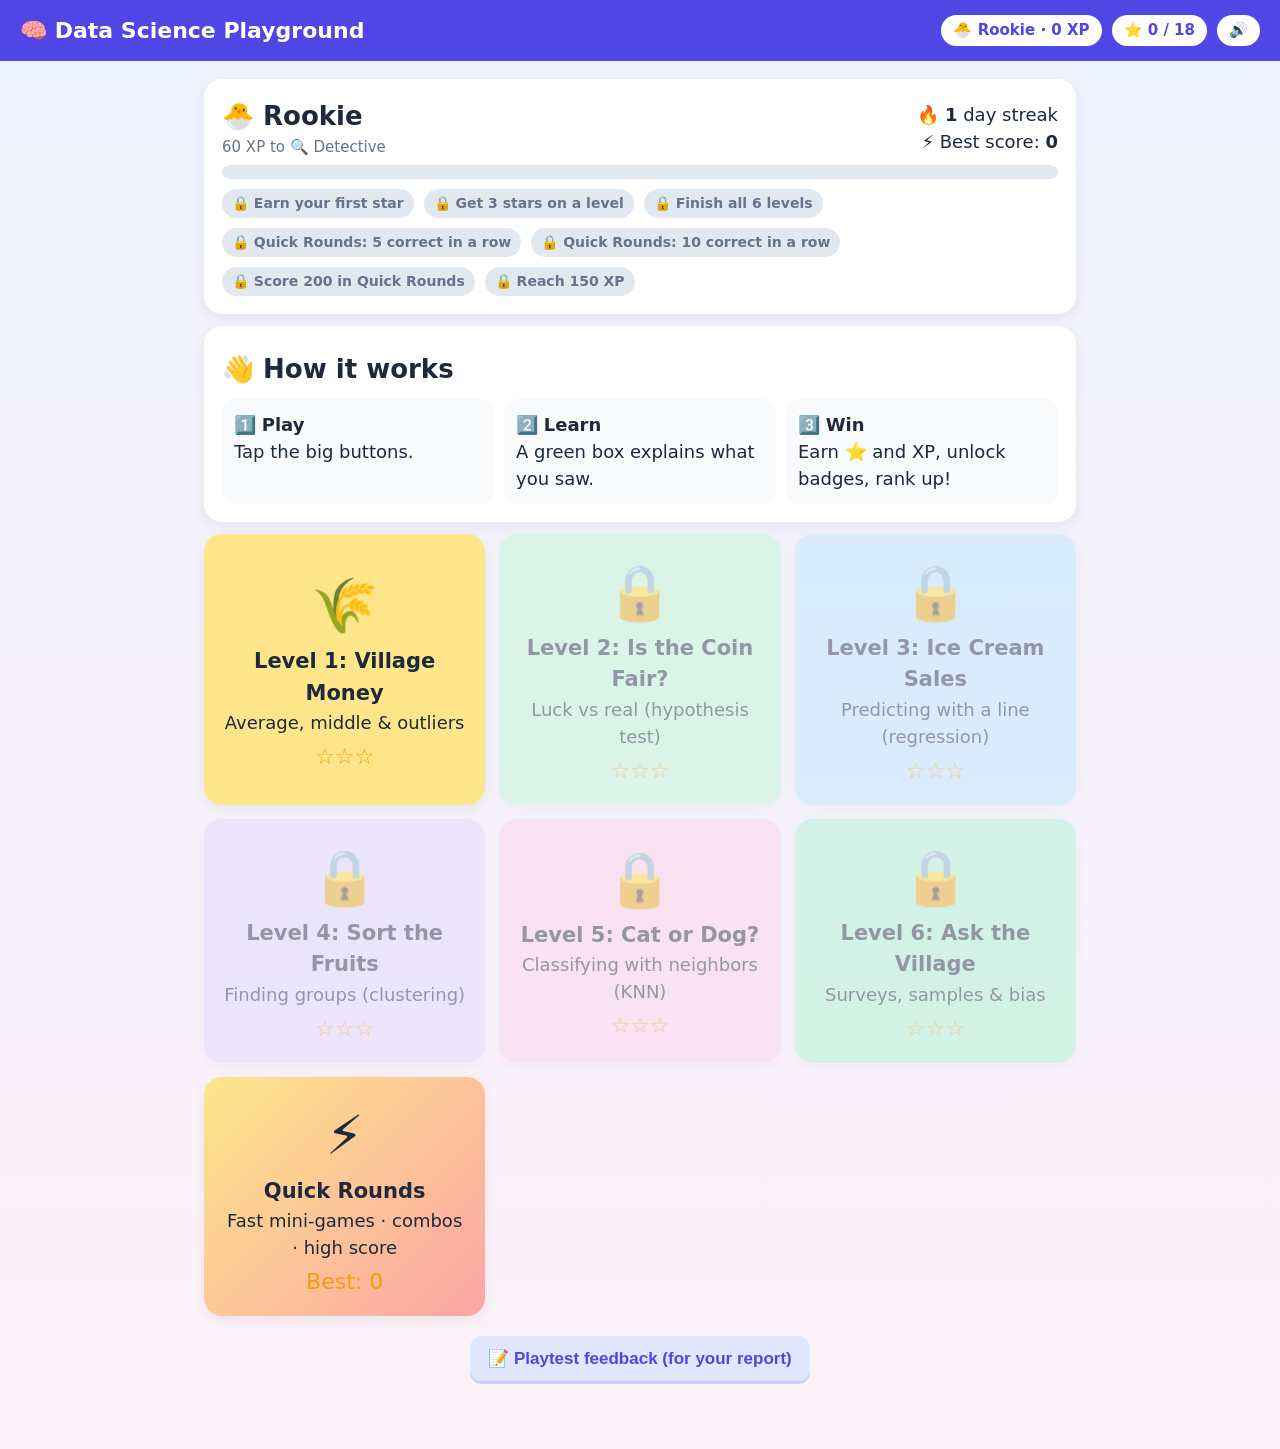
<file: data science_playground_updated.html>
<!DOCTYPE html>
<html lang="en">
<head>
<meta charset="UTF-8">
<meta name="viewport" content="width=device-width, initial-scale=1">
<title>Data Science Playground</title>
<style>
:root{--pri:#4f46e5;--ok:#16a34a;--ink:#1e293b;--line:#e2e8f0}
*{box-sizing:border-box}
body{margin:0;font-family:system-ui,Segoe UI,Arial,sans-serif;font-size:18px;line-height:1.5;color:var(--ink);background:linear-gradient(#eef2ff,#fdf2f8);min-height:100vh}
header{display:flex;justify-content:space-between;align-items:center;gap:8px;flex-wrap:wrap;padding:14px 20px;background:var(--pri);color:#fff}
header h1{margin:0;font-size:22px;cursor:pointer}
.pill{background:#fff;color:var(--pri);border-radius:99px;padding:4px 12px;font-weight:bold;font-size:15px}
main{max-width:900px;margin:18px auto;padding:0 14px 40px}
.card{background:#fff;border-radius:18px;padding:18px;margin:12px 0;box-shadow:0 4px 14px #0001}
h2{margin:6px 0 10px;font-size:26px}h3{margin:18px 0 8px}
.mut{color:#64748b;font-size:15px}.lead{font-size:19px;margin:4px 0 10px}
.goal{background:#eef2ff;border-radius:12px;padding:10px 14px;font-weight:600}
.row{display:flex;gap:10px;flex-wrap:wrap;align-items:center;margin:10px 0}.row.c{justify-content:center}
.btn{background:var(--pri);color:#fff;border:0;border-radius:12px;padding:12px 18px;font-size:17px;font-weight:600;cursor:pointer;box-shadow:0 3px 0 #3730a3}
.btn:active{transform:translateY(2px);box-shadow:none}.btn.s{background:#e0e7ff;color:var(--pri);box-shadow:0 3px 0 #c7d2fe}.btn.g{background:var(--ok);box-shadow:0 3px 0 #166534}
.tiles{display:grid;grid-template-columns:repeat(auto-fit,minmax(250px,1fr));gap:14px}
.tile{border-radius:18px;padding:18px;cursor:pointer;text-align:center;border:0;font:inherit;color:var(--ink);box-shadow:0 4px 14px #0001;transition:transform .15s}
.tile:hover{transform:translateY(-4px)}.tile:disabled{opacity:.45;cursor:not-allowed}.tile .em{font-size:54px}.tile b{display:block;font-size:21px}.tile .st{color:#f59e0b;font-size:22px;margin-top:4px}
.steps{display:grid;grid-template-columns:repeat(auto-fit,minmax(200px,1fr));gap:10px}.steps div{background:#f8fafc;border-radius:12px;padding:12px}
.people{display:flex;flex-wrap:wrap;gap:10px;justify-content:center;align-items:flex-end;margin:12px 0}
.person{width:96px;text-align:center;background:#fff7ed;border:2px solid #fed7aa;border-radius:14px;padding:6px 2px}
.person .face{font-size:44px;line-height:1.1}.person .nm{font-size:14px;font-weight:600}.person .money{font-weight:bold;color:#c2410c}.person .badge{font-size:13px;min-height:20px;color:#166534;font-weight:bold}
.person.rich{width:132px;background:#fef9c3;border:3px solid #eab308;animation:pop .5s}.person.rich .face{font-size:60px}.person.rich .money{font-size:22px;color:#a16207}
@keyframes pop{0%{transform:scale(.2)}70%{transform:scale(1.15)}100%{transform:scale(1)}}
.cards3{display:grid;grid-template-columns:repeat(auto-fit,minmax(200px,1fr));gap:10px}
.cd{border-radius:14px;padding:12px;text-align:center;background:#f1f5f9}.cd .big{font-size:32px;font-weight:800}.cd small{display:block;color:#475569;font-size:14px}
.tasks{list-style:none;padding:0;margin:0}.tasks li{display:flex;gap:10px;padding:8px 0;border-bottom:1px solid var(--line)}.ck{font-size:22px}
.why{background:#ecfdf5;border-left:5px solid var(--ok);border-radius:8px;padding:8px 12px;margin-top:6px}
.res{background:#eef2ff;border-left:6px solid var(--pri);border-radius:12px;padding:12px 16px;margin-top:12px}.stars{font-size:32px;color:#f59e0b}
svg{width:100%;height:auto;background:#fcfcff;border:1px solid var(--line);border-radius:12px}
.two{display:grid;grid-template-columns:1fr 1fr;gap:12px}@media(max-width:600px){.two{grid-template-columns:1fr}}
.fp{display:inline-block;width:26px;height:26px;border-radius:50%;text-align:center;font-size:14px;line-height:26px;font-weight:bold;margin:2px}.fp.h{background:#fde047}.fp.t{background:#e2e8f0}
input[type=range]{width:100%;height:28px}label{font-weight:600}
table{width:100%;border-collapse:collapse;font-size:15px}th,td{border-bottom:1px solid var(--line);padding:6px;text-align:left}
input[type=text],input[type=number],select,textarea{padding:8px;border:1px solid var(--line);border-radius:8px;font:inherit;max-width:100%}textarea{width:100%}
.g3{display:grid;grid-template-columns:repeat(auto-fit,minmax(230px,1fr));gap:10px}.person[data-i]:hover{transform:scale(1.06)}.toast{position:fixed;left:50%;transform:translateX(-50%);bottom:30px;background:#1e293b;color:#fff;padding:10px 18px;border-radius:99px;font-weight:700;z-index:99;animation:tu 2s forwards;white-space:nowrap}
@keyframes tu{0%{opacity:0;bottom:10px}15%{opacity:1;bottom:40px}80%{opacity:1}100%{opacity:0;bottom:70px}}
.cf{position:fixed;top:-30px;font-size:26px;z-index:98;pointer-events:none;animation:fall 2.6s linear forwards}@keyframes fall{to{transform:translateY(110vh) rotate(540deg);opacity:.8}}
.owl{display:flex;gap:10px;align-items:center;margin:10px 0}.owl .ow{font-size:42px}.bub{background:#fff7ed;border:2px solid #fed7aa;border-radius:14px;padding:8px 12px;font-weight:600}
.bar{height:14px;background:#e2e8f0;border-radius:99px;overflow:hidden;margin:6px 0}.bar i{display:block;height:100%;width:100%;background:linear-gradient(90deg,#22c55e,#facc15);border-radius:99px;transition:width .4s}
.bdg{padding:4px 10px;border-radius:99px;background:#e2e8f0;color:#64748b;font-size:14px;font-weight:600}.bdg.on{background:#fef08a;color:#854d0e}
.chip{background:#fff7ed;border:2px solid #fed7aa;border-radius:14px;padding:10px 14px;font:inherit;font-weight:700;cursor:pointer;margin:4px;transition:transform .1s}.chip:hover{transform:scale(1.07);border-color:#4f46e5}.chip svg{width:150px}
.chip.w{display:block;width:100%;max-width:540px;margin:8px auto;text-align:center}
.ck{display:inline-block}.ck.pop{animation:ckp .5s}@keyframes ckp{0%{transform:scale(.3) rotate(-30deg)}60%{transform:scale(1.5)}100%{transform:scale(1)}}
button.pill{font:inherit;font-size:15px;font-weight:bold}</style>
</head>
<body>
<header><h1 onclick="go('home')">🧠 Data Science Playground</h1><div class="row" style="margin:0"><div class="pill" id="xp"></div><div class="pill" id="score"></div><button class="pill" id="snd" style="border:0;cursor:pointer"></button></div></header>
<main id="stage"></main>
<script>
/* ---------- helpers ---------- */
const $=s=>document.querySelector(s),stage=$('#stage');
function rng(s){return function(){s|=0;s=s+0x6D2B79F5|0;let t=Math.imul(s^s>>>15,1|s);t=t+Math.imul(t^t>>>7,61|t)^t;return((t^t>>>14)>>>0)/4294967296}}
let R=rng(Date.now()%1e9);const rnd=()=>R(),gauss=()=>Math.sqrt(-2*Math.log(1-rnd()))*Math.cos(2*Math.PI*rnd());
const mean=a=>a.reduce((s,x)=>s+x,0)/a.length,clamp=(v,a,b)=>Math.max(a,Math.min(b,v)),esc=s=>String(s).replace(/[&<>"]/g,c=>({'&':'&amp;','<':'&lt;','>':'&gt;','"':'&quot;'}[c]));
const median=a=>{const s=a.slice().sort((x,y)=>x-y),n=s.length;return n%2?s[(n-1)/2]:(s[n/2-1]+s[n/2])/2};
const shuf=a=>a.map(v=>[rnd(),v]).sort((x,y)=>x[0]-y[0]).map(x=>x[1]);
const pick=a=>a[Math.floor(rnd()*a.length)];
const ri=(a,b)=>a+Math.floor(rnd()*(b-a+1));
/* a bag hands out items one by one and only repeats after everything was used */
const bag=a=>{let p=[];return()=>{if(!p.length)p=shuf(a);return p.pop()}};
/* answer buttons: the right answer + wrong ones, shuffled, no duplicates */
const chips=(c,cands,n=4,cls='chip')=>{const s=[c];shuf(cands).forEach(x=>{if(s.length<n&&!s.includes(x)&&(typeof x!=='number'||x>0))s.push(x)});
 if(typeof c==='number'){let k=1;while(s.length<n){if(!s.includes(c+k))s.push(c+k);k++}}
 return shuf(s).map(x=>`<button class="${cls}" data-a="${esc(x)}">${esc(x)}</button>`).join('')};
const STARS_N=6;
let S={stars:Array(STARS_N).fill(null)};
try{const s=JSON.parse(localStorage.getItem('dsp'));if(s&&s.stars&&s.stars.length<=STARS_N){while(s.stars.length<STARS_N)s.stars.push(null);S=s}}catch(e){}
const save=()=>{try{localStorage.setItem('dsp',JSON.stringify(S))}catch(e){}};
const LV=[
{e:'🌾',t:'Village Money',l:'Average, middle & outliers',c:'#fde68a',goal:'🎯 Goal: find the fairest way to describe a “typical” villager.'},
{e:'🪙',t:'Is the Coin Fair?',l:'Luck vs real (hypothesis test)',c:'#bbf7d0',goal:'🎯 Goal: learn to tell plain luck from something real.'},
{e:'🍦',t:'Ice Cream Sales',l:'Predicting with a line (regression)',c:'#bae6fd',goal:'🎯 Goal: draw a line that predicts ice cream sales.'},
{e:'🍎',t:'Sort the Fruits',l:'Finding groups (clustering)',c:'#ddd6fe',goal:'🎯 Goal: watch a computer find groups all by itself.'},
{e:'🐱',t:'Cat or Dog?',l:'Classifying with neighbors (KNN)',c:'#fbcfe8',goal:'🎯 Goal: teach a computer to label a mystery pet by asking its neighbors.'},
{e:'📋',t:'Ask the Village',l:'Surveys, samples & bias',c:'#a7f3d0',goal:'🎯 Goal: learn how to ask a few people and still get a fair answer.'}];
const unlocked=i=>i===0||S.stars[i-1]!==null;
let P={xp:0,badges:[],best:0,streak:0,last:'',snd:true};try{Object.assign(P,JSON.parse(localStorage.getItem('dsp_p'))||{})}catch(e){}
const saveP=()=>{try{localStorage.setItem('dsp_p',JSON.stringify(P))}catch(e){}};
(()=>{const t=new Date().toDateString();if(P.last!==t){const y=new Date(Date.now()-864e5).toDateString();P.streak=P.last===y?P.streak+1:1;P.last=t;saveP()}})();
const RANKS=[[0,'🐣 Rookie'],[60,'🔍 Detective'],[150,'📊 Analyst'],[300,'🧪 Scientist'],[500,'🚀 Data Master'],[800,'👑 Legend']];
function rankInfo(){let i=0;RANKS.forEach((r,k)=>{if(P.xp>=r[0])i=k});const c=RANKS[i][0],n=RANKS[i+1];return{i,t:RANKS[i][1],next:n?n[0]:0,nn:n?n[1]:'',pct:n?(P.xp-c)/(n[0]-c)*100:100}}
function sfx(t){if(!P.snd)return;try{const c=sfx.c||(sfx.c=new(window.AudioContext||window.webkitAudioContext)());let at=c.currentTime;({ok:[[660,.08],[880,.1]],bad:[[220,.2],[170,.2]],win:[[523,.1],[659,.1],[784,.1],[1047,.25]],xp:[[880,.05]]}[t]||[]).forEach(([f,d])=>{const o=c.createOscillator(),g=c.createGain();o.type='triangle';o.frequency.value=f;g.gain.value=.08;o.connect(g);g.connect(c.destination);o.start(at);o.stop(at+d);at+=d})}catch(e){}}
function toast(m){const d=document.createElement('div');d.className='toast';d.textContent=m;document.body.appendChild(d);setTimeout(()=>d.remove(),2000)}
function confetti(){for(let i=0;i<40;i++){const e=document.createElement('span');e.className='cf';e.textContent=['🎉','⭐','✨','🎊','🌟'][i%5];e.style.left=Math.random()*100+'vw';e.style.animationDelay=Math.random()*.8+'s';document.body.appendChild(e);setTimeout(()=>e.remove(),3600)}}
function addXP(n,why){const b=rankInfo().i;P.xp+=n;saveP();hdr();toast('+'+n+' XP'+(why?' '+why:''));const a=rankInfo();if(a.i>b){setTimeout(()=>{toast('🎉 Rank up! You are now '+a.t);sfx('win');confetti()},900)}checkBadges()}
const BADGES=[{id:'first',t:'🥇 First Star',d:'Earn your first star'},{id:'three',t:'🌟 Perfect Level',d:'Get 3 stars on a level'},{id:'all',t:'🏆 Level Master',d:'Finish all 6 levels'},{id:'combo5',t:'🔥 5 In A Row',d:'Quick Rounds: 5 correct in a row'},{id:'combo10',t:'🌋 10 In A Row',d:'Quick Rounds: 10 correct in a row'},{id:'qr200',t:'⚡ Speed Star',d:'Score 200 in Quick Rounds'},{id:'xp150',t:'📊 Analyst',d:'Reach 150 XP'}];
function unlock(id){if(P.badges.includes(id))return;P.badges.push(id);saveP();const b=BADGES.find(x=>x.id===id);toast('🏅 Badge unlocked: '+b.t);sfx('win');confetti()}
function checkBadges(){if(S.stars.some(x=>x>0))unlock('first');if(S.stars.some(x=>x===3))unlock('three');if(S.stars.every(x=>x!==null&&x>0))unlock('all');if(P.best>=200)unlock('qr200');if(P.xp>=150)unlock('xp150')}
const PRAISE=['Great job! 🎉','You are getting it!','Nice move!','Brilliant!','Look at you go! 🚀','Hoot hoot! Keep going!'];
function say(m){const b=$('#owl .bub');if(b)b.textContent=m}

function hdr(){$('#score').textContent='⭐ '+S.stars.reduce((s,x)=>s+(x||0),0)+' / '+(STARS_N*3);const r=rankInfo();$('#xp').textContent=r.t+' · '+P.xp+' XP';$('#snd').textContent=P.snd?'🔊':'🔇'}
function go(k){clearInterval(window.QT);stage.onclick=null;R=rng(Date.now()%1e9);window.scrollTo(0,0);hdr();({home:HOME,play:PLAY,QR,L0,L1,L2,L3,L4,L5})[k]()}

/* ---------- level frame ---------- */
let TK={};
function lvl(i,body,tasks,chal){const L=LV[i];
 stage.innerHTML=`<button class="btn s" onclick="go('home')">← All levels</button><div class="card" style="border-top:10px solid ${L.c}"><h2>${L.e} ${L.t}</h2><div class="goal">${L.goal}</div><div class="owl" id="owl"><span class="ow">🦉</span><div class="bub">Hoot! I am Professor Owl. Follow the checklist and I will cheer you on!</div></div><div style="margin-top:12px">${body}</div>
 <h3>👇 Try these ${tasks.length} things</h3><ul class="tasks">${tasks.map(t=>`<li id="t_${t.id}"><span class="ck">⬜</span><div><div>${t.txt}</div><div class="why" hidden>${t.why}</div></div></li>`).join('')}</ul>
 <h3>⭐ Challenge</h3><div id="chal"><p class="mut">🔒 Finish the things above to unlock the challenge.</p></div><div id="out"></div></div>`;
 TK={n:tasks.length,set:new Set(),chal}}
function done(id){if(TK.set.has(id))return;const li=$('#t_'+id);if(!li)return;TK.set.add(id);const ck=li.querySelector('.ck');ck.textContent='✅';ck.classList.add('pop');li.querySelector('.why').hidden=false;sfx('ok');addXP(10);say(PRAISE[Math.floor(Math.random()*PRAISE.length)]);if(TK.set.size===TK.n){$('#chal').innerHTML=TK.chal;if(TK.cb)TK.cb();setTimeout(()=>{say('🔓 Challenge unlocked! Show me what you learned!');toast('🔓 Challenge unlocked!');sfx('win')},400)}}
function finish(i,st,msg){const p=S.stars[i],imp=p===null||st>p;if(imp)S.stars[i]=st;save();hdr();const xp=imp?st*25:st*8;
 sfx(st>0?'win':'bad');if(st===3)confetti();say(st===3?'PERFECT! Hoot hoot! 🎉':st>0?'Well done! Can you get 3 stars?':'Oops! Try again, you can do it!');
 $('#out').innerHTML=`<div class="res"><div class="stars">${'★'.repeat(st)}${'☆'.repeat(3-st)}</div><p>${msg}</p><div class="mut">${xp?'+'+xp+' XP':''} ${imp&&st>0?'· ✨ new best!':''}</div><div class="row">${st>0&&i<STARS_N-1?`<button class="btn g" onclick="go('L${i+1}')">Next level ▶</button>`:''}${st>0&&i===STARS_N-1?`<button class="btn g" onclick="go('QR')">⚡ Try Quick Rounds!</button>`:''}<button class="btn s" onclick="go('L${i}')">🔄 Play again</button></div></div>`;
 if(xp)addXP(xp);const o=$('#out');if(o.scrollIntoView)o.scrollIntoView({behavior:'smooth'})}

/* ---------- HOME ---------- */
function HOME(){const r=rankInfo();stage.innerHTML=`<div class="card"><div class="row" style="justify-content:space-between;margin:0"><div><h2 style="margin:0">${r.t}</h2><div class="mut">${r.next?(r.next-P.xp)+' XP to '+r.nn:'Max rank reached! 👑'}</div></div><div style="text-align:right">🔥 <b>${P.streak}</b> day streak<br>⚡ Best score: <b>${P.best}</b></div></div><div class="bar"><i style="width:${r.pct}%"></i></div>
<div class="row" style="margin-bottom:0">${BADGES.map(b=>`<span class="bdg ${P.badges.includes(b.id)?'on':''}" title="${b.d}">${P.badges.includes(b.id)?b.t:'🔒 '+b.d}</span>`).join('')}</div></div>
<div class="card"><h2>👋 How it works</h2><div class="steps"><div>1️⃣ <b>Play</b><br>Tap the big buttons.</div><div>2️⃣ <b>Learn</b><br>A green box explains what you saw.</div><div>3️⃣ <b>Win</b><br>Earn ⭐ and XP, unlock badges, rank up!</div></div></div>
<div class="tiles">${LV.map((L,i)=>`<button class="tile" style="background:${L.c}" ${unlocked(i)?'':'disabled'} onclick="go('L${i}')"><div class="em">${unlocked(i)?L.e:'🔒'}</div><b>Level ${i+1}: ${L.t}</b><span>${L.l}</span><div class="st">${S.stars[i]===null?'☆☆☆':'★'.repeat(S.stars[i])+'☆'.repeat(3-S.stars[i])}</div></button>`).join('')}
<button class="tile" style="background:linear-gradient(135deg,#fde68a,#fca5a5)" onclick="go('QR')"><div class="em">⚡</div><b>Quick Rounds</b><span>Fast mini-games · combos · high score</span><div class="st">Best: ${P.best}</div></button></div>
<div class="row c" style="margin-top:20px"><button class="btn s" onclick="go('play')">📝 Playtest feedback (for your report)</button></div>`}

/* ---------- LEVEL 1: VILLAGE MONEY ---------- */
function L0(){const nm=['Ravi','Sita','Mani','Latha','Kumar','Devi','Arun'],base=nm.map(()=>[20,25,30,35,40][Math.floor(rnd()*5)]),lv=nm.map(()=>0),STEP=[0,50,200,1000];let rich=false,game=false,taps=0;
 const val=i=>lv[i]?STEP[lv[i]]:base[i],vals=()=>nm.map((_,i)=>val(i));
 lvl(0,`<p class="lead">These 7 villagers earn money every month. The number is in thousands of rupees (₹20k = ₹20,000).</p><div id="ppl" class="people"></div>
 <div class="row c"><button class="btn" id="add">🤵 Add the millionaire</button><button class="btn s" id="rm">Remove the millionaire</button></div><div class="cards3" id="cards"></div>`,
 [{id:'a',txt:'Tap <b>🤵 Add the millionaire</b>. Then look at the 3 cards.',why:'The <b>Average</b> jumped to a huge number, but the <b>Middle</b> hardly changed. One super-rich person (called an <b>outlier</b>) pulls the average up, but he cannot move the middle person.'},
  {id:'b',txt:'Tap <b>Remove the millionaire</b> to compare.',why:'Without him the Average and the Middle are close again. The <b>Middle (median)</b> is not fooled by extreme values.'}],
 `<p>🕹️ <b>Trick the average!</b> Now <b>tap the villagers</b> to change how much they earn (each tap gives a bigger amount). Make the <b>Average at least ₹100k</b> while the <b>Middle stays ₹50k or less</b>. Use as few taps as you can!</p><div id="stat" class="cards3"></div><div class="row c"><button class="btn g" id="chk">✅ Check my village</button><button class="btn s" id="rst">↺ Start again</button></div><div id="chmsg"></div>`);
 TK.cb=()=>{game=true;rich=false;taps=0;lv.fill(0);draw()};
 function draw(){const all=nm.map((n,i)=>({n,i,v:val(i),e:i%2?'👩‍🌾':'👨‍🌾'}));if(rich)all.push({n:'MILLIONAIRE',v:1000,e:'🤵',r:1});all.sort((a,b)=>a.v-b.v||(a.r?1:0)-(b.r?1:0));
  const v=all.map(p=>p.v),n=v.length,mid=n%2?[(n-1)/2]:[n/2-1,n/2],c={};v.forEach(x=>c[x]=(c[x]||0)+1);const mc=Math.max(...Object.values(c)),mo=Object.keys(c).filter(k=>c[k]===mc),av=mean(v),md=median(v);
  $('#ppl').innerHTML=all.map((p,i)=>`<div class="person ${p.r?'rich':''}" ${game&&!p.r?`data-i="${p.i}" style="cursor:pointer;border-color:#4f46e5"`:''}><div class="face">${p.e}${p.r?'💰':''}</div><div class="nm">${p.n}</div><div class="money">₹${p.v}k</div><div class="badge">${mid.includes(i)?'📍 MIDDLE':(game&&!p.r?'👆 tap me':'')}</div></div>`).join('');
  $('#cards').innerHTML=`<div class="cd" style="background:#fee2e2">📊 <b>Average</b><div class="big">₹${av.toFixed(0)}k</div><small>Add everyone’s money, divide by the number of people</small></div>
  <div class="cd" style="background:#dcfce7">📍 <b>Middle</b><div class="big">₹${md}k</div><small>Line people up from least to most money. Take the person in the middle</small></div>
  <div class="cd" style="background:#fef9c3">⭐ <b>Most common</b><div class="big">${mc>1?'₹'+mo.join(' / ₹')+'k':'none'}</div><small>The amount that appears the most times</small></div>`;
  const st=$('#stat');if(st)st.innerHTML=`<div class="cd">${av>=100?'✅':'⬜'} Average ≥ ₹100k</div><div class="cd">${md<=50?'✅':'⬜'} Middle ≤ ₹50k</div><div class="cd">👆 Taps used<div class="big">${taps}</div></div>`}
 $('#add').onclick=()=>{if(game)return;rich=true;draw();done('a')};$('#rm').onclick=()=>{if(game||!rich)return;rich=false;draw();done('b')};
 $('#ppl').onclick=e=>{const p=e.target.closest('.person');if(!game||!p||p.dataset.i===undefined)return;const i=+p.dataset.i;lv[i]=(lv[i]+1)%4;taps++;draw()};
 $('#chal').addEventListener('click',e=>{if(e.target.id==='rst'){lv.fill(0);taps=0;draw();return}if(e.target.id!=='chk')return;const v=vals(),a=mean(v),m=median(v);
  if(a>=100&&m<=50)finish(0,taps<=3?3:taps<=6?2:1,`🎉 You tricked the average! It says <b>₹${a.toFixed(0)}k</b>, but the middle villager earns only <b>₹${m}k</b>. This is why <b>one extreme value (an outlier) can make the average misleading</b>, and why the Middle is safer.`);
  else $('#chmsg').innerHTML=`<div class="why">Not yet: Average is ₹${a.toFixed(0)}k (need 100+), Middle is ₹${m}k (need 50 or less). Try tapping ONE villager several times.</div>`});
 draw()}

/* ---------- LEVEL 2: COIN ---------- */
function L1(){const bi=Math.floor(rnd()*3),C=[0,1,2].map(i=>({p:i===bi?.85:.5,fl:[]})),BUD=90,used=()=>C.reduce((s,c)=>s+c.fl.length,0);
 const panel=i=>`<div style="background:#f8fafc;border-radius:14px;padding:10px;text-align:center"><h3 style="margin:0">🪙 Coin ${i+1}</h3><div id="sq${i}" style="min-height:34px"></div><div id="ty${i}" class="mut">No flips yet</div><div class="row c"><button class="btn" data-f="${i}">Flip 10×</button><button class="btn s" data-c="${i}">Compare</button></div><div id="ac${i}"></div><div id="cb${i}"></div></div>`;
 lvl(1,`<p class="lead">Here are 3 mystery coins 🪙. Two are <b>fair</b> (heads and tails equally likely). <b>One cheats</b> and lands heads much more often. You have <b>${BUD} flips</b> in total.</p><div class="g3">${[0,1,2].map(panel).join('')}</div><div id="used" style="text-align:center;font-weight:bold;margin-top:8px">Flips used: 0 / ${BUD}</div><div class="mut" style="text-align:center">🟡 H = heads &nbsp; ⚪ T = tails</div>`,
 [{id:'a',txt:'Tap <b>Flip 10×</b> under Coin 1.',why:'Even a fair coin rarely gives exactly 5 heads and 5 tails. <b>Luck</b> makes results bounce around.'},
  {id:'c',txt:'Tap <b>Compare</b> under Coin 1.',why:'The grey bars show what 1000 FAIR coins did with the same number of flips. The <b>red bar</b> is your coin. If it sits far out at the edge, a fair coin would almost never do that, so the coin is probably cheating. This idea is called a <b>hypothesis test</b>.'}],
 `<p>🕹️ <b>Catch the cheater!</b> Flip and compare the coins. When you are sure, tap <b>🚨 This coin cheats!</b> under your suspect. (Fewer flips = more stars.)</p>`);
 TK.cb=()=>{[0,1,2].forEach(i=>$('#ac'+i).innerHTML=`<button class="btn g" data-x="${i}">🚨 This coin cheats!</button>`)};
 const heads=i=>C[i].fl.filter(x=>x).length;
 function show(i){const n=C[i].fl.length,h=heads(i);$('#ty'+i).textContent=n?`Heads ${h} · Tails ${n-h} (${n} flips)`:'No flips yet';$('#sq'+i).innerHTML=C[i].fl.slice(-30).map(x=>`<span class="fp ${x?'h':'t'}">${x?'H':'T'}</span>`).join('');$('#used').textContent=`Flips used: ${used()} / ${BUD}`}
 function cmp(i){const n=C[i].fl.length,h=heads(i),box=$('#cb'+i);if(!n){box.innerHTML='<div class="why">Flip this coin first.</div>';return}
  const c=Array(n+1).fill(0);for(let t=0;t<1000;t++){let k=0;for(let j=0;j<n;j++)if(rnd()<.5)k++;c[k]++}
  const mx=Math.max(...c),w=500/(n+1),p=c.reduce((s,v,k)=>s+(Math.abs(k-n/2)>=Math.abs(h-n/2)?v:0),0)/1000;
  box.innerHTML=`<svg viewBox="0 0 560 190">${c.map((v,k)=>`<rect x="${30+k*w}" y="${150-v/mx*120}" width="${Math.max(w-1,1)}" height="${v/mx*120}" fill="${k===h?'#dc2626':'#cbd5e1'}"/>`).join('')}<text x="30" y="178" font-size="14">0 heads</text><text x="450" y="178" font-size="14">${n} heads</text><text x="30" y="16" font-size="14">Grey = 1000 fair coins · Red = this coin (${h} heads)</text></svg>
  <div class="why">Your coin: <b>${h} heads</b> out of ${n} flips (a fair coin gives about ${n/2} heads). Only about <b>${p<.01?'less than 1':Math.round(p*100)}</b> in 100 fair coins look this unusual. ${p<.05?'Very rare: <b>probably cheating</b>.':'Normal for a fair coin: <b>no proof yet</b>. Flip more!'}</div>`;done('c')}
 stage.onclick=e=>{const t=e.target,f=t.dataset.f,c=t.dataset.c,x=t.dataset.x;
  if(f!==undefined){if(used()+10>BUD){$('#used').textContent='⚠️ Not enough flips left! Make your accusation.';return}for(let i=0;i<10;i++)C[f].fl.push(rnd()<C[f].p);show(+f);done('a');if($('#cb'+f).innerHTML)cmp(+f)}
  else if(c!==undefined)cmp(+c);
  else if(x!==undefined){const ok=+x===bi,u=used();finish(1,ok?(u<=60?3:2):0,`${ok?'✅ Caught him!':'❌ Wrong coin!'} <b>Coin ${bi+1}</b> was the cheater 😈 (it lands heads 85% of the time). You used ${u} flips.${ok?'':' A fair coin can look suspicious just by luck, so always compare before accusing.'}`)}}}

/* ---------- LEVEL 3: ICE CREAM ---------- */
function L2(){const T=Array.from({length:14},()=>20+rnd()*20),Y=T.map(t=>12*(t-18)+25*gauss());let sl=0,h=100,rv=false,stock=null;
 const mx=mean(T),my=mean(Y);let sxy=0,sxx=0;T.forEach((t,i)=>{sxy+=(t-mx)*(Y[i]-my);sxx+=(t-mx)**2});const b=sxy/sxx,a20=my+b*(20-mx),
  err=(s,hh)=>Math.sqrt(mean(T.map((t,i)=>(Y[i]-(hh+s*(t-20)))**2))),best=err(b,a20),pred=a20+b*15;
 lvl(2,`<p class="lead">Each 🍦 is one day: how hot it was (across) and how many ice creams a shop sold (up). Hotter days sell more! Can you draw a line that follows the 🍦?</p><div id="plot"></div>
 <label>↗️ How steep is the line? <b id="sv">0</b></label><input id="sl" type="range" min="0" max="20" step="0.5" value="0">
 <label>↕️ How high does it start? <b id="hv">100</b></label><input id="hi" type="range" min="-50" max="300" step="5" value="100">
 <div class="cards3" style="margin-top:10px"><div class="cd" id="er"></div></div><div class="row c"><button class="btn s" id="bl">✨ Show the best line</button></div>`,
 [{id:'a',txt:'Drag the <b>steepness</b> slider.',why:'The orange dashed lines show how wrong your line is for each day (the <b>mistakes</b>). The shorter they are, the better.'},
  {id:'b',txt:'Drag the <b>start height</b> slider.',why:'Moving the line up or down changes the mistakes too. Try to make “Typical mistake” as small as possible.'},
  {id:'c',txt:'Tap <b>✨ Show the best line</b>.',why:'The green line is the computer’s best line. It makes the mistakes as small as possible. This is called <b>linear regression</b> (a best-fit line). We can now <b>predict</b> sales for any temperature!'}],
 `<p>🕹️ <b>Run the ice cream shop!</b> Tomorrow will be <b>35°C</b> (the purple dashed line on the chart). Slide to choose how many ice creams to prepare, then open the shop. Too few = lost sales. Too many = waste!</p><label>📦 Ice creams to prepare: <b id="stv">150</b></label><input id="st" type="range" min="0" max="350" step="5" value="150"><div class="row c"><button class="btn g" id="open">🏪 Open the shop!</button></div>`);
 TK.cb=()=>{stock=150;draw()};
 const X=t=>50+(t-18)/24*480,Yy=v=>270-(v+40)/380*250;
 function draw(){let s='';[20,25,30,35,40].forEach(t=>s+=`<text x="${X(t)-10}" y="292" font-size="13">${t}°C</text><line x1="${X(t)}" x2="${X(t)}" y1="270" y2="274" stroke="#999"/>`);
  s+='<line x1="50" x2="530" y1="270" y2="270" stroke="#999"/><line x1="50" x2="50" y1="20" y2="270" stroke="#999"/><text x="4" y="14" font-size="13">ice creams sold ↑</text>';
  T.forEach((t,i)=>{const p=clamp(h+sl*(t-20),-40,340);s+=`<line x1="${X(t)}" x2="${X(t)}" y1="${Yy(Y[i])}" y2="${Yy(p)}" stroke="#f59e0b" stroke-width="2" stroke-dasharray="4"/>`});
  s+=`<line x1="${X(18)}" y1="${Yy(clamp(h+sl*-2,-60,360))}" x2="${X(42)}" y2="${Yy(clamp(h+sl*22,-60,360))}" stroke="#dc2626" stroke-width="4"/>`;
  if(rv)s+=`<line x1="${X(18)}" y1="${Yy(a20+b*-2)}" x2="${X(42)}" y2="${Yy(a20+b*22)}" stroke="#16a34a" stroke-width="4" stroke-dasharray="8"/>`;
  T.forEach((t,i)=>s+=`<text x="${X(t)-10}" y="${Yy(Y[i])+6}" font-size="20">🍦</text>`);
  if(stock!==null)s+=`<line x1="${X(35)}" x2="${X(35)}" y1="20" y2="270" stroke="#7c3aed" stroke-width="3" stroke-dasharray="6"/><text x="${X(35)-14}" y="${Yy(stock)+8}" font-size="26">📦</text><text x="${X(35)-60}" y="${Yy(stock)-8}" font-size="13" fill="#7c3aed">your stock: ${stock}</text>`;
  $('#plot').innerHTML=`<svg viewBox="0 0 560 300">${s}</svg>`;$('#sv').textContent=sl;$('#hv').textContent=h;const e=err(sl,h);
  $('#er').innerHTML=`Typical mistake<div class="big">${e.toFixed(0)} ice creams</div><small>${e<=best*1.15?'🎉 Great line!':'Keep adjusting…'}</small>`}
 $('#sl').oninput=e=>{sl=+e.target.value;draw();done('a')};$('#hi').oninput=e=>{h=+e.target.value;draw();done('b')};$('#bl').onclick=()=>{rv=true;draw();done('c')};
 $('#chal').addEventListener('input',e=>{if(e.target.id==='st'){stock=+e.target.value;$('#stv').textContent=stock;draw()}});
 $('#chal').addEventListener('click',e=>{if(e.target.id!=='open')return;const want=Math.max(0,Math.round(pred+25*gauss())),sold=Math.min(stock,want),waste=Math.max(0,stock-want),lost=Math.max(0,want-stock),d=Math.abs(stock-want),st=d<=30?3:d<=60?2:d<=100?1:0;
  finish(2,st,`Customers wanted <b>${want}</b> ice creams. You prepared <b>${stock}</b>: sold ${sold}, ${waste?`wasted ${waste} 🗑️`:'wasted none'}, ${lost?`lost ${lost} sales 😢`:'lost no sales'}.<br>${st>=2?'Nice! Using the best line to predict makes smart decisions.':'Tip: follow the green line up to 35°C to see how many ice creams to expect.'}`)});
 draw()}

/* ---------- LEVEL 4: FRUITS ---------- */
function L3(){const K=rnd()<.5?3:4,EM=['🍎','🍌','🍇','🍊'],base=[[2.2,2.2],[7.8,2.4],[2.4,7.6],[7.6,7.8]].sort(()=>rnd()-.5).slice(0,K),pts=[];
 base.forEach((c,ci)=>{for(let i=0;i<22;i++)pts.push({x:c[0]+.9*gauss(),y:c[1]+.9*gauss(),c:ci})});
 const d2=(a,b)=>(a.x-b.x)**2+(a.y-b.y)**2,COL=['#4f46e5','#dc2626','#16a34a','#f59e0b','#0891b2','#c026d3'];
 function km(k){let best=null;for(let t=0;t<6;t++){let c=[];const pool=pts.slice();for(let i=0;i<k;i++)c.push({...pool.splice(Math.floor(rnd()*pool.length),1)[0]});let a;
  for(let it=0;it<25;it++){a=pts.map(p=>{let b=0;c.forEach((q,j)=>{if(d2(p,q)<d2(p,c[b]))b=j});return b});c=c.map((q,j)=>{const m=pts.filter((_,i)=>a[i]===j);return m.length?{x:mean(m.map(p=>p.x)),y:mean(m.map(p=>p.y))}:q})}
  const inn=pts.reduce((s,p,i)=>s+d2(p,c[a[i]]),0);if(!best||inn<best.inn)best={a,inn}}return best}
 const IN=[1,2,3,4,5,6].map(k=>km(k).inn);let k=2,asg=null,reveal=false;
 lvl(3,`<p class="lead">A shop owner mixed up some fruits and put them on a chart by <b>weight</b> and <b>sweetness</b>. Nobody told us which fruit is which. Let the computer sort them into groups!</p><div id="plot"></div>
 <label>How many groups? <b id="kv">2</b></label><input id="k" type="range" min="1" max="6" value="2">
 <div class="row c"><button class="btn" id="gr">🧩 Group them!</button><button class="btn s" id="ch">📉 Show the tightness chart</button></div><div id="chart"></div>`,
 [{id:'a',txt:'Tap <b>🧩 Group them!</b>',why:'The computer put similar fruits in the same colour, all by itself. Nobody gave it the answer! This is called <b>clustering</b>.'},
  {id:'b',txt:'Move the <b>How many groups?</b> slider to a different number.',why:'The colours change. Too few groups mixes different fruits together. Too many groups splits one fruit type into pieces.'},
  {id:'c',txt:'Tap <b>📉 Show the tightness chart</b>.',why:'Short bars mean tight, neat groups. The bars drop fast at first, then slow down. The “bend” (called the <b>elbow</b>) shows the best number of groups.'}],
 `<p>🕹️ Use the <b>How many groups?</b> slider above to set the number of fruit types you think there are. When you are happy with the colours, lock it in. The game will then reveal the real fruits!</p><div class="row c"><button class="btn g" id="lock">🔒 Lock in my groups</button></div>`);
 function draw(){let s='<line x1="40" x2="530" y1="270" y2="270" stroke="#999"/><line x1="40" x2="40" y1="20" y2="270" stroke="#999"/><text x="440" y="292" font-size="13">weight →</text><text x="4" y="14" font-size="13">sweetness ↑</text>';
  pts.forEach((p,i)=>{const X=40+p.x*49,Y=270-p.y*25;s+=reveal?`<text x="${X-9}" y="${Y+7}" font-size="19">${EM[p.c]}</text>`:`<circle cx="${X}" cy="${Y}" r="7" fill="${asg?COL[asg[i]]:'#94a3b8'}" stroke="#fff"/>`});
  $('#plot').innerHTML=`<svg viewBox="0 0 560 300">${s}</svg>`;$('#kv').textContent=k}
 const group=()=>{asg=km(k).a;draw()};
 $('#gr').onclick=()=>{group();done('a')};$('#k').oninput=e=>{k=+e.target.value;group();done('a');done('b')};
 $('#ch').onclick=()=>{$('#chart').innerHTML=`<svg viewBox="0 0 560 200">${IN.map((v,i)=>{const h=v/IN[0]*130;return `<rect x="${50+i*80}" y="${160-h}" width="50" height="${h}" fill="${i+1===k?'#4f46e5':'#c7d2fe'}"/><text x="${68+i*80}" y="182" font-size="14">${i+1}</text>`}).join('')}<text x="30" y="16" font-size="13">Looseness of the groups for each number of groups (shorter = tighter)</text></svg>`;done('c')};
 $('#chal').onclick=e=>{if(e.target.id!=='lock')return;const n=k;reveal=true;draw();const d=Math.abs(n-K);
  finish(3,d===0?3:d===1?1:0,`The shop really had <b>${K} types of fruit</b> (${EM.slice(0,K).join(' ')}). You said ${n}. ${d===0?'✅ Perfect!':'Look at the tightness chart: the elbow was at '+K+'.'}`)};draw()}

/* ---------- LEVEL 5: CAT OR DOG? (KNN) ---------- */
function L4(){
 const gp=(cx,cy,sd)=>({x:clamp(cx+sd*gauss(),.2,9.8),y:clamp(cy+sd*gauss(),.2,9.8)});
 const tr=[],te=[];
 for(let i=0;i<25;i++){tr.push({...gp(3.2,3.2,1.1),c:0});tr.push({...gp(6.8,6.8,1.1),c:1})}
 for(let i=0;i<5;i++){tr.push({...gp(6.8,6.8,.8),c:0});tr.push({...gp(3.2,3.2,.8),c:1})} /* a few odd pets */
 for(let i=0;i<6;i++){te.push({...gp(3.2,3.2,1.1),c:0});te.push({...gp(6.8,6.8,1.1),c:1})}
 const EM=['🐱','🐶'],NM=['Cat','Dog'],d2=(a,b)=>(a.x-b.x)**2+(a.y-b.y)**2;
 let K=3,my=null,res=null,showTest=false,s1=false,s15=false;
 const vote=(p,k)=>{const n=tr.map(q=>({q,d:d2(p,q)})).sort((a,b)=>a.d-b.d).slice(0,k).map(o=>o.q),v=[0,0];n.forEach(q=>v[q.c]++);return{n,v,c:v[1]>v[0]?1:0}};
 const X=x=>40+x*49,Y=y=>270-y*25;
 lvl(4,`<p class="lead">Here are pets we already know: 🐱 cats and 🐶 dogs, placed by <b>weight</b> and <b>ear length</b>. A new <b>mystery pet</b> ❓ arrives. Is it a cat or a dog? <b>Tap anywhere on the chart</b> to place it!</p><div id="plot"></div>
 <label>👥 How many neighbors vote (K)? <b id="kv">3</b></label><input id="kk" type="range" min="1" max="15" step="2" value="3"><div id="vr" class="why" style="font-size:18px"></div>`,
 [{id:'a',txt:'Tap the chart to place the mystery pet ❓.',why:'The computer looks at the <b>K closest known pets</b> (the purple lines) and lets them <b>vote</b>. The winner decides the label. This is called <b>K-Nearest Neighbors</b>.'},
  {id:'b',txt:'Move the <b>K slider</b> to a different number.',why:'K is how many neighbors get a vote. Watch the purple lines and the vote count change.'},
  {id:'c',txt:'Slide K all the way to <b>1</b>, then all the way to <b>15</b>.',why:'<b>K=1</b> trusts a single neighbor, so one odd pet can fool it. <b>K=15</b> asks so many pets that far-away ones also vote. A <b>middle K</b> usually works best.'}],
 `<p>🕹️ <b>Test your K!</b> 12 new pets are hiding on the chart as ❔. Pick the best K with the slider above, then press Test. Can you get <b>11 or more</b> right?</p><div class="row c"><button class="btn g" id="tst">🧪 Test my K</button></div>`);
 TK.cb=()=>{showTest=true;draw()};
 function draw(){let s='<line x1="40" x2="530" y1="270" y2="270" stroke="#999"/><line x1="40" x2="40" y1="20" y2="270" stroke="#999"/><text x="360" y="292" font-size="13">weight (light → heavy) →</text><text x="4" y="14" font-size="13">ear length ↑</text>';
  let v=null;if(my){v=vote(my,K);v.n.forEach(q=>s+=`<line x1="${X(my.x)}" y1="${Y(my.y)}" x2="${X(q.x)}" y2="${Y(q.y)}" stroke="#7c3aed" stroke-width="2" stroke-dasharray="4"/>`)}
  tr.forEach(p=>s+=`<text x="${X(p.x)-9}" y="${Y(p.y)+6}" font-size="17">${EM[p.c]}</text>`);
  if(v)v.n.forEach(q=>s+=`<circle cx="${X(q.x)}" cy="${Y(q.y)-1}" r="13" fill="none" stroke="#7c3aed" stroke-width="2.5"/>`);
  if(res)te.forEach((p,i)=>s+=`<circle cx="${X(p.x)}" cy="${Y(p.y)-1}" r="15" fill="${res[i]?'#86efac':'#fca5a5'}" opacity=".85"/><text x="${X(p.x)-9}" y="${Y(p.y)+6}" font-size="17">${EM[p.c]}</text>`);
  else if(showTest)te.forEach(p=>s+=`<text x="${X(p.x)-9}" y="${Y(p.y)+6}" font-size="17">❔</text>`);
  if(my)s+=`<text x="${X(my.x)-14}" y="${Y(my.y)+9}" font-size="30">❓</text>`;
  $('#plot').innerHTML=`<svg viewBox="0 0 560 300" style="cursor:crosshair">${s}</svg>`;$('#kv').textContent=K;
  $('#vr').innerHTML=v?`The closest <b>${K}</b> pet${K>1?'s':''}: 🐱 <b>${v.v[0]}</b> vs 🐶 <b>${v.v[1]}</b> → the computer says: <b>${NM[v.c]}</b> ${EM[v.c]}`:'👆 Tap the chart to place the mystery pet.'}
 $('#plot').onclick=e=>{const sv=e.target.closest('svg');if(!sv)return;const r=sv.getBoundingClientRect(),vx=(e.clientX-r.left)/r.width*560,vy=(e.clientY-r.top)/r.height*300;
  my={x:clamp((vx-40)/49,0,10),y:clamp((270-vy)/25,0,10)};draw();done('a');if(s1&&s15)done('c')};
 $('#kk').oninput=e=>{K=+e.target.value;if(K===1)s1=true;if(K>=13)s15=true;draw();if(my){done('b');if(s1&&s15)done('c')}};
 $('#chal').addEventListener('click',e=>{if(e.target.id!=='tst')return;res=te.map(p=>vote(p,K).c===p.c);draw();const n=res.filter(Boolean).length,st=n>=11?3:n>=10?2:n>=8?1:0;
  finish(4,st,`With <b>K=${K}</b> the computer got <b>${n} out of 12</b> new pets right (green = correct, red = wrong). ${K===1?'K=1 listens to only ONE neighbor, so an odd pet can fool it. Try a bigger K!':K>=13?'A very big K lets far-away pets vote too. Try a middle number like 5 to 9!':'A middle K is a good balance: not fooled by one odd pet, and still listening to nearby pets.'}`)});
 draw()}

/* ---------- LEVEL 6: ASK THE VILLAGE (SAMPLING & BIAS) ---------- */
function L5(){const pL=Math.round(25+rnd()*50),pC=Math.round(25+rnd()*50),BUD=40;let tru=pL,chal=false,asked=0,log=[];
 const bin=(n,p)=>{let k=0;for(let i=0;i<n;i++)if(rnd()<p)k++;return k};
 lvl(5,`<p class="lead">A village has 1000 people. We want to know: <b>what percent of them love cricket 🏏?</b> We cannot ask everyone, so we ask a few people. That small group is called a <b>sample</b>.</p><div id="tru" class="goal"></div>
 <div class="row c"><button class="btn" data-m="r" data-n="5">🎲 Ask 5 random people</button><button class="btn" data-m="r" data-n="40">🎲 Ask 40 random people</button><button class="btn s" data-m="s" data-n="20">🏟️ Ask 20 people at the cricket stadium</button></div><div id="svy"></div>`,
 [{id:'a',txt:'Tap <b>🎲 Ask 5 random people</b> a few times.',why:'With only 5 people the answer jumps around a lot. A small sample is easily fooled by <b>luck</b>.'},
  {id:'b',txt:'Tap <b>🎲 Ask 40 random people</b>.',why:'A <b>bigger sample</b> usually lands closer to the real answer. It is still not perfect, but it is steadier.'},
  {id:'c',txt:'Tap <b>🏟️ Ask 20 people at the cricket stadium</b>.',why:'Of course people at a cricket stadium love cricket! This is a <b>biased sample</b>: it does not look like the whole village. A big biased sample is worse than a small random one.'}],
 `<p>🕹️ <b>Guess the secret!</b> This is a <b>new village</b> with a secret number (the table was cleared). You can ask only <b>40 people</b> in total, using the buttons above. Then slide to your guess and lock it in.</p><label>My guess: <b id="gv">50</b>% love cricket</label><input id="gs" type="range" min="0" max="100" value="50"><div class="row c"><button class="btn g" id="lk">🔒 Lock in my guess</button></div>`);
 TK.cb=()=>{chal=true;tru=pC;log=[];asked=0;draw()};
 function draw(){$('#tru').innerHTML=chal?`🙈 The real answer is hidden. You can still ask <b>${BUD-asked}</b> more people.`:`🔓 Real answer (just for learning): <b>${tru}%</b> of the village loves cricket.`;
  const rows=log.slice(-6).reverse().map(l=>{const pc=Math.round(l.y/l.n*100);return `<tr><td>${l.m==='r'?'🎲 Random':'🏟️ Stadium'}</td><td>${l.n}</td><td>${l.y}</td><td><div class="bar" style="margin:0"><i style="width:${pc}%;background:${l.m==='r'?'#6366f1':'#f59e0b'}"></i></div>${pc}%</td></tr>`}).join('');
  const RR=log.filter(l=>l.m==='r'),rn=RR.reduce((s,l)=>s+l.n,0),ry=RR.reduce((s,l)=>s+l.y,0);
  $('#svy').innerHTML=log.length?`<table style="margin-top:10px"><tr><th>Who we asked</th><th>People</th><th>Said YES</th><th>% YES</th></tr>${rows}</table>`+(rn?`<div class="cd" style="margin-top:10px">🎲 Best guess from random people so far<div class="big">${Math.round(ry/rn*100)}%</div><small>based on ${rn} random people</small></div>`:''):'<p class="mut" style="text-align:center">No surveys yet. Tap a button above 👆</p>'}
 stage.onclick=e=>{const b=e.target.closest('button');if(!b)return;
  if(b.dataset.m){const n=+b.dataset.n,m=b.dataset.m;
   if(chal&&asked+n>BUD){$('#svy').insertAdjacentHTML('afterbegin','<div class="why" style="background:#fef2f2;border-color:#dc2626">⚠️ Not enough budget left for that group. Pick a smaller one or lock in your guess.</div>');return}
   log.push({m,n,y:bin(n,m==='r'?tru/100:.92)});asked+=n;draw();
   if(!chal){if(m==='r'&&n===5)done('a');if(m==='r'&&n===40)done('b');if(m==='s')done('c')}}
  else if(b.id==='lk'){const g=+$('#gs').value,d=Math.abs(g-pC),st=d<=6?3:d<=12?2:d<=18?1:0,bias=log.some(l=>l.m==='s');
   finish(5,st,`The real answer was <b>${pC}%</b>. You guessed <b>${g}%</b> (off by ${d}). ${bias?'You asked people at the stadium. They all love cricket, so that pulled your guess too high. Ask people at <b>random</b> instead!':asked===0?'You did not ask anyone, that was a blind guess! Ask random people first.':asked<30?`You only asked ${asked} people. Using your whole budget of 40 random people gives a steadier guess.`:'Nice! Asking lots of random people gives a fair picture of the village.'}`)}};
 $('#chal').addEventListener('input',e=>{if(e.target.id==='gs')$('#gv').textContent=e.target.value});
 draw()}

/* ---------- QUICK ROUNDS ---------- */
function mini(sd){let s=[40,28,16].map((r,i)=>`<circle cx="50" cy="50" r="${r}" fill="${['#bfdbfe','#fecaca','#fde047'][i]}" stroke="#94a3b8"/>`).join('');for(let i=0;i<8;i++){let x=gauss()*sd,y=gauss()*sd,d=Math.hypot(x,y);if(d>46){x*=46/d;y*=46/d}s+=`<circle cx="${50+x}" cy="${50+y}" r="3" fill="#dc2626" stroke="#fff"/>`}return `<svg viewBox="0 0 100 100">${s}</svg>`}
/* brain-teaser bank: [question, right answer, wrong, wrong, explanation] */
const CB=[
['A computer finds groups of similar things all by itself. This is called…','Clustering','Regression','Averaging','Clustering groups similar items without being told the answers.'],
['A line that helps us predict one number from another is called a…','Regression line','Pie chart','Fair coin','A regression (best-fit) line turns one number into a prediction.'],
['If you flip a coin more and more times, the share of heads usually gets…','Closer to 50%','Wilder and wilder','Stuck at 100%','More flips means less luck. This is the law of large numbers.'],
['A village has one billionaire. Which describes a typical villager better?','The median','The average','The biggest number','The billionaire (an outlier) drags the average up. The median stays fair.'],
['Every number in a list goes up by 10. What happens to the average?','It goes up by 10','It stays the same','It doubles','Adding 10 to every number shifts the average by 10 too.'],
['Small spread means the data points are…','Close together','Far apart','All negative','Spread tells how scattered the data is. Small spread = tightly packed.'],
['In K-Nearest Neighbors, what does K mean?','How many neighbors vote','How many cats there are','How many dots are on the chart','K is the number of closest neighbors that get a vote.'],
['A spam filter puts each email into “spam” or “not spam”. This is…','Classification','Regression','Averaging','Sorting into labels or groups is classification.'],
['Ice cream sales and sunburns both rise in summer. Does ice cream cause sunburn?','No, hot sunny weather causes both','Yes, ice cream burns skin','Yes, always','Two things moving together does not mean one causes the other.'],
['A probability of 0 means the event is…','Impossible','Certain','50-50','0 means it never happens. 1 means it always happens.'],
['A probability of 1 means the event is…','Certain','Impossible','Unlikely','1 means it will definitely happen.'],
['Which chart is best to show change over time?','Line chart','Pie chart','Table of names','A line chart follows a value as time passes.'],
['Which chart shows parts of a whole, like slices of a pizza?','Pie chart','Line chart','Scatter plot','A pie chart splits one whole into slices.'],
['Which chart shows how two numbers are related, one dot per item?','Scatter plot','Pie chart','Number line','A scatter plot places each item by two numbers.'],
['You flip a fair coin and get 5 heads in a row. The chance of heads next is…','Still 50%','Much lower','100%','Coins have no memory. Each flip is a fresh 50-50.'],
['Why do we hide some data (test data) from a computer while it learns?','To check it on examples it has never seen','To save paper','To make learning harder','Test data shows if the computer really learned or just memorised.'],
['A computer memorises its training examples but fails on new ones. This is called…','Overfitting','Clustering','Sampling','Overfitting is memorising instead of understanding.'],
['Cleaning data means…','Fixing mistakes and missing values','Washing the computer','Deleting everything','Real data has typos and gaps. Cleaning fixes them first.'],
['In a data table, each row is usually…','One item, like one person','The table title','The average','Rows are items. Columns are facts about them.'],
['In a data table, each column is usually…','One fact about every item','One person only','The final answer','A column holds one kind of fact, like age or weight.'],
['Asking only your best friends for a school survey gives a…','Biased sample','Perfect sample','Random sample','Friends are alike, so they do not represent everyone.'],
['A hypothesis test asks: could this result just be…','Luck?','Magic?','A colour?','We check if plain luck can explain what we saw.'],
['An outlier is a value that is…','Far away from the others','The most common','Exactly the average','Outliers are the lonely values far from the crowd.'],
['The mode is…','The value that appears most often','The middle value','The biggest value','Mode = most common value.'],
['The median is…','The middle value after sorting','The value that appears most','The sum of all values','Sort the numbers, then pick the middle one.'],
['More good examples of the same kind usually help a model to…','Learn better','Forget things','Run backwards','More good examples usually means better learning.'],
['Why draw a chart before doing any maths?','You can spot patterns and odd points quickly','Charts are always right','Maths is banned','Pictures reveal patterns and outliers fast.'],
['In KNN, choosing K=1 makes the computer listen to…','Only the single closest neighbor','Everyone','Nobody','K=1 trusts just the closest point.'],
['A fair-looking coin lands heads 9 times in 10 flips. What should we suspect?','It may be unfair','It is surely broken','Nothing can be said ever','That is rare for a fair coin, so we suspect cheating (and flip more to be sure).'],
['A bigger random sample usually gives…','A steadier, more trustworthy answer','A wrong answer','No answer','Bigger random samples are less affected by luck.'],
['“Training a model” means…','Showing it many examples so it can learn','Making it run laps','Typing its name','A model learns patterns from examples during training.']];

function QR(){let sc=0,cb=0,lv=3,n=0,left=0,tot=9,cur=null,lock=false,mx=0,deck=[],lastG=-1;
 stage.innerHTML=`<button class="btn s" onclick="go('home')">← Home</button><div class="card"><h2>⚡ Quick Rounds</h2><div class="row" style="justify-content:space-between;font-weight:bold;font-size:20px"><span id="qh"></span><span id="qs"></span><span id="qc"></span></div><div class="bar"><i id="bar" style="transition:none"></i></div><div id="tip" class="goal" style="margin:10px 0">Answer fast! You have 3 lives ❤️. Streaks multiply your points 🔥 Questions come from many topics, so stay sharp!</div><div id="q" style="text-align:center"></div><div id="fb"></div><div class="row c"><button class="btn" id="go">▶ Start!</button></div></div>`;
 const hud=()=>{$('#qh').textContent='❤️'.repeat(lv)+'🖤'.repeat(3-lv);$('#qs').textContent='Score '+sc;$('#qc').textContent=cb>=2?'🔥 combo '+cb+' (x'+(1+Math.floor(cb/3))+')':''};
 const ids=()=>{const a=[];for(let i=0;i<7;i++)a.push(20+5*Math.floor(rnd()*5));return a};
 const big=t=>`<div style="font-size:26px;font-weight:800;margin:8px">${t}</div>`;
 const ncBag=bag([['Tomorrow’s temperature in °C','n'],['The price of a house','n'],['Is this email spam?','c'],['Is this photo a cat or a dog?','c'],['The marks a student will score','n'],['Will it rain tomorrow? Yes or no','c'],['How many steps you will walk tomorrow','n'],['Is this fruit ripe or not ripe?','c'],['The price of petrol next month','n'],['Which language is this sentence written in?','c']]);
 const cbBag=bag(CB);
 const samp=bag([['like pizza','students in the school','people standing in a pizza shop'],['love cricket','people in the city','people at a cricket stadium'],['exercise daily','people in the town','people at a gym'],['read books','people in the area','people at a library'],['like rainy days','people in the village','people selling umbrellas']]);
 const barSets=bag([['🍎','🍌','🍇','🍊','🍓'],['🐶','🐱','🐰','🐟','🐦'],['⚽','🏏','🏀','🎾','🏸'],['🚗','🚲','🚌','🚆','✈️']]);
 const gens=[
 /* 0 outlier */
 function(){const v=ids(),o=Math.floor(rnd()*7),bg=150+Math.floor(rnd()*150);v[o]=bg;return{tip:'🔎 An <b>outlier</b> is a value far away from all the others. Tap it!',html:v.map((x,i)=>`<button class="chip" data-a="${i}">👨‍🌾 ₹${x}k</button>`).join(''),ans:o,why:`₹${bg}k is far from the rest, so it is the outlier.`}},
 /* 1 median */
 function(){const k=pick([5,7]),set=new Set();while(set.size<k)set.add(10+ri(0,80));const v=[...set],so=v.slice().sort((a,b)=>a-b),md=so[(k-1)/2];return{tip:'📍 The <b>median</b> is the middle number after sorting smallest to biggest. Tap it!',html:v.map(x=>`<button class="chip" data-a="${x}">${x}</button>`).join(''),ans:md,why:`Sorted: ${so.join(', ')}. The middle one is ${md}.`}},
 /* 2 archers */
 function(){const a=rnd()<.5?'A':'B',sdv={A:a==='A'?7:26,B:a==='A'?26:7};return{tip:'🏹 <b>Spread</b> = how scattered the arrows are. Tap the <b>steadier</b> archer!',html:['A','B'].map(k=>`<button class="chip" data-a="${k}">${mini(sdv[k])}<br>Archer ${k}</button>`).join(''),ans:a,why:`Archer ${a} has arrows close together (small spread).`}},
 /* 3 coin */
 function(){const ch=rnd()<.5;let f,h;do{f=Array.from({length:12},()=>rnd()<(ch?.9:.5));h=f.filter(x=>x).length}while(ch?h<10:(h<4||h>8));return{tip:'🪙 A <b>fair</b> coin gives about half heads. Way more than half is suspicious. Fair or cheating?',html:`<div>${f.map(x=>`<span class="fp ${x?'h':'t'}">${x?'H':'T'}</span>`).join('')}</div><div style="margin-top:10px"><button class="chip" data-a="fair">😇 Fair</button><button class="chip" data-a="cheat">😈 Cheating</button></div>`,ans:ch?'cheat':'fair',why:`${h} heads out of 12. ${ch?'A fair coin almost never does that, so it cheats.':'That is normal for a fair coin.'}`}},
 /* 4 clusters */
 function(){const k=2+Math.floor(rnd()*3),cs=shuf([[2,2],[8,2],[2,8],[8,8]]).slice(0,k);let d='';cs.forEach(c=>{for(let i=0;i<12;i++)d+=`<circle cx="${c[0]*28+10+gauss()*9}" cy="${c[1]*17+12+gauss()*9}" r="4" fill="#6366f1" opacity=".75"/>`});return{tip:'🧩 A <b>cluster</b> is a clump of dots close together. How many clumps do you see?',html:`<svg viewBox="0 0 300 190" style="max-width:360px">${d}</svg><div>${[2,3,4].map(x=>`<button class="chip" data-a="${x}">${x}</button>`).join('')}</div>`,ans:k,why:`There are ${k} clumps, so ${k} clusters.`}},
 /* 5 mean */
 function(){let v,sum;do{v=Array.from({length:4},()=>ri(2,14));sum=v.reduce((a,b)=>a+b,0)}while(sum%4);const m=sum/4;return{t:4,tip:'📊 The <b>average (mean)</b>: add all the numbers, then divide by how many numbers there are.',html:big(v.join(' , '))+`<div>What is the average?</div><div>${chips(m,[m+1,m-1,m+2,m-2,Math.max(...v),sum])}</div>`,ans:m,why:`${v.join(' + ')} = ${sum}, and ${sum} ÷ 4 = ${m}.`}},
 /* 6 mode */
 function(){const a=ri(10,60),set=new Set([a]);const v=[a,a,a];while(v.length<7){const x=ri(10,60);if(!set.has(x)){set.add(x);v.push(x)}}return{t:2,tip:'⭐ The <b>mode</b> is the number that appears the <b>most times</b>.',html:big(shuf(v).join(' , '))+`<div>Which number is the mode?</div><div>${chips(a,[...set].filter(x=>x!==a))}</div>`,ans:a,why:`${a} appears 3 times. Every other number appears only once.`}},
 /* 7 range */
 function(){let v,mxv,mnv;do{v=Array.from({length:5},()=>ri(5,60));mxv=Math.max(...v);mnv=Math.min(...v)}while(mxv-mnv<8);const r=mxv-mnv;return{t:3,tip:'📏 The <b>range</b> = biggest number − smallest number. It tells how stretched the data is.',html:big(v.join(' , '))+`<div>What is the range?</div><div>${chips(r,[mxv,mnv,r+5,r-5,r+10,Math.round(mean(v))])}</div>`,ans:r,why:`Biggest ${mxv} − smallest ${mnv} = ${r}.`}},
 /* 8 correlation */
 function(){const t=pick(['up','down','none']);let d='';for(let i=0;i<22;i++){const x=rnd()*9+.5;let y=t==='up'?x+gauss()*.8:t==='down'?10-x+gauss()*.8:rnd()*9+.5;y=clamp(y,.3,9.7);d+=`<circle cx="${20+x*24}" cy="${190-y*18}" r="4" fill="#6366f1" opacity=".8"/>`}
  return{tip:'📈 <b>Correlation</b> tells how two things move together. What pattern do the dots show?',html:`<svg viewBox="0 0 280 200" style="max-width:340px"><line x1="20" y1="190" x2="270" y2="190" stroke="#999"/><line x1="20" y1="10" x2="20" y2="190" stroke="#999"/>${d}</svg><div><button class="chip w" data-a="up">↗ Both go up together</button><button class="chip w" data-a="down">↘ One goes up, the other goes down</button><button class="chip w" data-a="none">🤷 No clear pattern</button></div>`,ans:t,why:t==='up'?'The dots rise from left to right: a positive correlation.':t==='down'?'The dots fall from left to right: a negative correlation.':'The dots are scattered everywhere: no correlation.'}},
 /* 9 marbles */
 function(){const tot=pick([4,5,8,10]),r=ri(1,tot-1),b=tot-r,em=shuf([...Array(r).fill('🔴'),...Array(b).fill('🔵')]);return{t:4,tip:'🎲 <b>Probability</b> = (ways to get what you want) ÷ (all possible outcomes).',html:`<div style="font-size:34px">${em.join('')}</div><div>Pick one marble without looking. What is the chance of 🔴?</div><div>${chips(r+'/'+tot,[b+'/'+tot,r+'/'+b,Math.min(r+1,tot-1)+'/'+tot,Math.max(r-1,1)+'/'+tot])}</div>`,ans:r+'/'+tot,why:`There are ${r} red marbles out of ${tot} in total, so the chance is ${r}/${tot}.`}},
 /* 10 dice */
 function(){if(rnd()<.4)return{t:3,tip:'🎲 With two dice, some totals can be made in more ways than others.',html:`<div style="font-size:40px">🎲🎲</div><div>Roll two dice and add them. Which total is the <b>most likely</b>?</div><div>${chips(7,[2,3,4,11,12,10,9,5])}</div>`,ans:7,why:'7 can be made 6 ways (1+6, 2+5, 3+4, 4+3, 5+2, 6+1). 2 and 12 have only 1 way.'};
  const o=pick([{q:'an <b>even</b> number',w:3,y:'Even faces: 2, 4, 6 → 3 out of 6.'},{q:'an <b>odd</b> number',w:3,y:'Odd faces: 1, 3, 5 → 3 out of 6.'},{q:'a number <b>bigger than 4</b>',w:2,y:'Only 5 and 6 → 2 out of 6.'},{q:'a <b>6</b>',w:1,y:'Only one face is a 6 → 1 out of 6.'},{q:'a number <b>less than 3</b>',w:2,y:'Only 1 and 2 → 2 out of 6.'},{q:'a number that is <b>not 1</b>',w:5,y:'2, 3, 4, 5, 6 → 5 out of 6.'}]);
  return{t:3,tip:'🎲 <b>Probability</b> = (ways to get what you want) ÷ (all possible outcomes).',html:`<div style="font-size:40px">🎲</div><div>Roll ONE die. What is the chance of ${o.q}?</div><div>${chips(o.w+'/6',['1/6','2/6','3/6','4/6','5/6'])}</div>`,ans:o.w+'/6',why:o.y}},
 /* 11 percent */
 function(){let nn,pc,k;do{nn=pick([10,20,25,40,50,200]);pc=pick([10,20,25,30,40,50,60,75]);k=nn*pc/100}while(!Number.isInteger(k));return{t:4,tip:'💯 <b>Percent</b> means “out of 100”. Divide the part by the total, then multiply by 100.',html:big(`${k} out of ${nn} students like cricket 🏏`)+`<div>What percent is that?</div><div>${chips(pc+'%',[(100-pc)+'%',(pc+10)+'%',Math.max(5,pc-10)+'%',k+'%',(pc+5)+'%'])}</div>`,ans:pc+'%',why:`${k} ÷ ${nn} = ${k/nn}, and × 100 = ${pc}%.`}},
 /* 12 predict with a line */
 function(){const a=pick([10,20,30,50]),b=pick([5,10,15,20]),x=ri(2,8),y=a+b*x,c=pick([['marks','study hours'],['ice creams sold','hot hours'],['steps walked','minutes']]);return{t:5,tip:'📈 A <b>regression line</b> turns a rule into predictions. Just plug in the number!',html:big(`${c[0]} = ${a} + ${b} × (${c[1]})`)+`<div>Predict the ${c[0]} for <b>${x}</b> ${c[1]}.</div><div>${chips(y,[y+b,y-b,b*x,a+x,y+a])}</div>`,ans:y,why:`${a} + ${b} × ${x} = ${a} + ${b*x} = ${y}.`}},
 /* 13 fair sampling */
 function(){const s=samp(),good=`Ask random ${s[1]}`,bad=`Ask only ${s[2]}`;return{t:3,tip:'📋 A <b>fair sample</b> looks like the whole group. Pick the fair way!',html:`<div style="margin:8px">We want to know who <b>${s[0]}</b>. Which way gives a <b>fair</b> answer?</div><div>${chips(good,[bad],2,'chip w')}</div>`,ans:good,why:`${bad.replace('Ask only','People')} would not look like everyone else, so that sample is biased. Random people give a fair picture.`}},
 /* 14 sample size */
 function(){const sm=pick([3,5,8,10,12]),bg=pick([300,500,800,1000]),good=`Survey of ${bg} random people`;return{t:3,tip:'🔢 A <b>bigger random sample</b> is usually more trustworthy.',html:`<div style="margin:8px">Two surveys tried to guess how many people like tea. Which is <b>more trustworthy</b>?</div><div>${chips(good,[`Survey of ${sm} random people`],2,'chip w')}</div>`,ans:good,why:`${bg} people give a steadier answer than ${sm}. Small samples are easily fooled by luck.`}},
 /* 15 bar chart reading */
 function(){const em=shuf(barSets()).slice(0,4),v=[],used=new Set();while(v.length<4){const x=ri(2,19);if(!used.has(x)){used.add(x);v.push(x)}}const most=rnd()<.5,idx=v.indexOf(most?Math.max(...v):Math.min(...v));
  const bars=v.map((x,i)=>`<rect x="${30+i*60}" y="${170-x*8}" width="40" height="${x*8}" fill="${['#6366f1','#f59e0b','#16a34a','#dc2626'][i]}" rx="4"/><text x="${34+i*60}" y="194" font-size="22">${em[i]}</text>`).join('');
  return{t:2,tip:'📊 A <b>bar chart</b> uses tall and short bars to compare things.',html:`<svg viewBox="0 0 280 200" style="max-width:340px"><line x1="20" y1="170" x2="270" y2="170" stroke="#999"/>${bars}</svg><div>Which one is the <b>${most?'most':'least'}</b> popular?</div><div>${chips(em[idx],em.filter((_,i)=>i!==idx),4)}</div>`,ans:em[idx],why:`${em[idx]} has the ${most?'tallest':'shortest'} bar.`}},
 /* 16 number or label? */
 function(){const q=ncBag();return{tip:'🔮 If the answer is a <b>number</b> we use regression. If it is a <b>label or group</b> we use classification.',html:big(q[0])+`<div>What are we predicting?</div><div><button class="chip" data-a="n">🔢 A number</button><button class="chip" data-a="c">🏷️ A label / group</button></div>`,ans:q[1],why:q[1]==='n'?'The answer is a number, so this is <b>regression</b>.':'The answer is a label or group, so this is <b>classification</b>.'}},
 /* 17 brain teaser */
 function(){const q=cbBag();return{t:3,tip:pick(['🧠 Brain teaser!','💡 Think fast!','🎓 Quick quiz!']),html:`<div style="font-size:21px;font-weight:700;margin:8px 0">${q[0]}</div><div>${chips(q[1],[q[2],q[3]],3,'chip w')}</div>`,ans:q[1],why:q[4]}}];
 const order=[...gens.keys(),17,17];
 function nextGen(){if(!deck.length){do{deck=shuf(order)}while(deck[deck.length-1]===lastG)}lastG=deck.pop();return lastG}
 function next(){if(!$('#q'))return;if(lv<=0)return end();n++;lock=false;cur=gens[nextGen()]();tot=15;left=tot;$('#tip').innerHTML=cur.tip;$('#q').innerHTML=cur.html;$('#fb').innerHTML='';hud();$('#bar').style.width='100%';
  clearInterval(window.QT);window.QT=setInterval(()=>{left-=.1;const b=$('#bar');if(!b){clearInterval(window.QT);return}b.style.width=Math.max(0,left/tot*100)+'%';if(left<=0){clearInterval(window.QT);ans(false,true)}},100)}
 function ans(ok,to){if(lock)return;lock=true;clearInterval(window.QT);
  if(ok){cb++;mx=Math.max(mx,cb);const pts=10*(1+Math.floor(cb/3))+Math.round(left);sc+=pts;sfx('ok');$('#fb').innerHTML=`<div class="why">✅ +${pts} points! ${cur.why}</div>`;if(cb===5)unlock('combo5');if(cb===10)unlock('combo10')}
  else{cb=0;lv--;sfx('bad');$('#fb').innerHTML=`<div class="why" style="background:#fef2f2;border-color:#dc2626">${to?'⏰ Time is up!':'❌ Not quite.'} ${cur.why}</div>`}
  hud();setTimeout(next,ok?1100:2800)}
 function end(){const nb=sc>P.best,xp=Math.round(sc/5);if(nb)P.best=sc;saveP();if(nb||sc>=100)confetti();sfx('win');
  $('#tip').innerHTML='🏁 Game over!';$('#q').innerHTML=`<div class="res" style="text-align:left"><div class="stars">🏁</div><h3>Score: ${sc} ${nb&&sc>0?'🏆 NEW HIGH SCORE!':''}</h3><p>Rounds: ${n-1} · Best streak: ${mx} · Best score: ${P.best}</p><p>+${xp} XP</p></div>`;$('#fb').innerHTML='';
  $('#go').style.display='';$('#go').textContent='🔄 Play again';if(xp)addXP(xp);checkBadges()}
 $('#q').onclick=e=>{const b=e.target.closest('[data-a]');if(!b||lock||!cur)return;ans(b.dataset.a===String(cur.ans))};
 $('#go').onclick=()=>{sc=0;cb=0;lv=3;n=0;mx=0;deck=[];lastG=-1;$('#go').style.display='none';next()};hud()}

/* ---------- PLAYTEST ---------- */
function PLAY(){let L=[];try{L=JSON.parse(localStorage.getItem('dsp_play'))||[]}catch(e){}
 const avg=a=>a.length?(a.reduce((s,x)=>s+x,0)/a.length).toFixed(1):'-';
 stage.innerHTML=`<button class="btn s" onclick="go('home')">← Home</button><div class="card"><h2>📝 Playtest feedback</h2><p class="mut">Let friends play, then record what they say. Saved in this browser; export as CSV for your report.</p>
 <div class="row"><input type="text" id="pn" placeholder="Friend's name"><select id="pf">${LV.map(l=>`<option>${l.t}</option>`).join('')}</select></div>
 <div class="row"><label>Knew data science BEFORE (1-5) <input type="number" id="pb" min="1" max="5" value="1"></label><label>AFTER (1-5) <input type="number" id="pa" min="1" max="5" value="3"></label></div>
 <textarea id="pl" rows="2" placeholder="What did they learn (in their own words)?"></textarea><textarea id="ps" rows="2" placeholder="Feedback: what was confusing or fun?" style="margin-top:6px"></textarea>
 <div class="row"><button class="btn" id="add">Save</button><button class="btn s" id="csv">Export CSV</button><button class="btn s" id="clr">Clear all</button></div>
 <div class="cards3"><div class="cd">Friends<div class="big">${L.length}</div></div><div class="cd">Avg before<div class="big">${avg(L.map(l=>+l.b))}</div></div><div class="cd">Avg after<div class="big">${avg(L.map(l=>+l.a))}</div></div><div class="cd">Avg gain<div class="big">${avg(L.map(l=>l.a-l.b))}</div></div></div>
 <table style="margin-top:10px"><tr><th>Name</th><th>Favourite</th><th>Before→After</th><th>Learned</th><th>Feedback</th></tr>${L.map(l=>`<tr><td>${esc(l.n)}</td><td>${esc(l.f)}</td><td>${l.b}→${l.a}</td><td>${esc(l.l)}</td><td>${esc(l.s)}</td></tr>`).join('')}</table></div>`;
 const st=()=>{try{localStorage.setItem('dsp_play',JSON.stringify(L))}catch(e){}};
 $('#add').onclick=()=>{L.push({n:$('#pn').value||'Anon',f:$('#pf').value,b:+$('#pb').value,a:+$('#pa').value,l:$('#pl').value,s:$('#ps').value});st();PLAY()};
 $('#clr').onclick=()=>{if(confirm('Delete all feedback?')){L=[];st();PLAY()}};
 $('#csv').onclick=()=>{const q=v=>'"'+String(v).replace(/"/g,'""')+'"',t='name,favourite,before,after,learned,feedback\n'+L.map(l=>[l.n,l.f,l.b,l.a,l.l,l.s].map(q).join(',')).join('\n');const a=document.createElement('a');a.href=URL.createObjectURL(new Blob([t],{type:'text/csv'}));a.download='playtest.csv';a.click()}}

$('#snd').onclick=()=>{P.snd=!P.snd;saveP();hdr()};
go('home');
</script>
</body>
</html>
</file>
